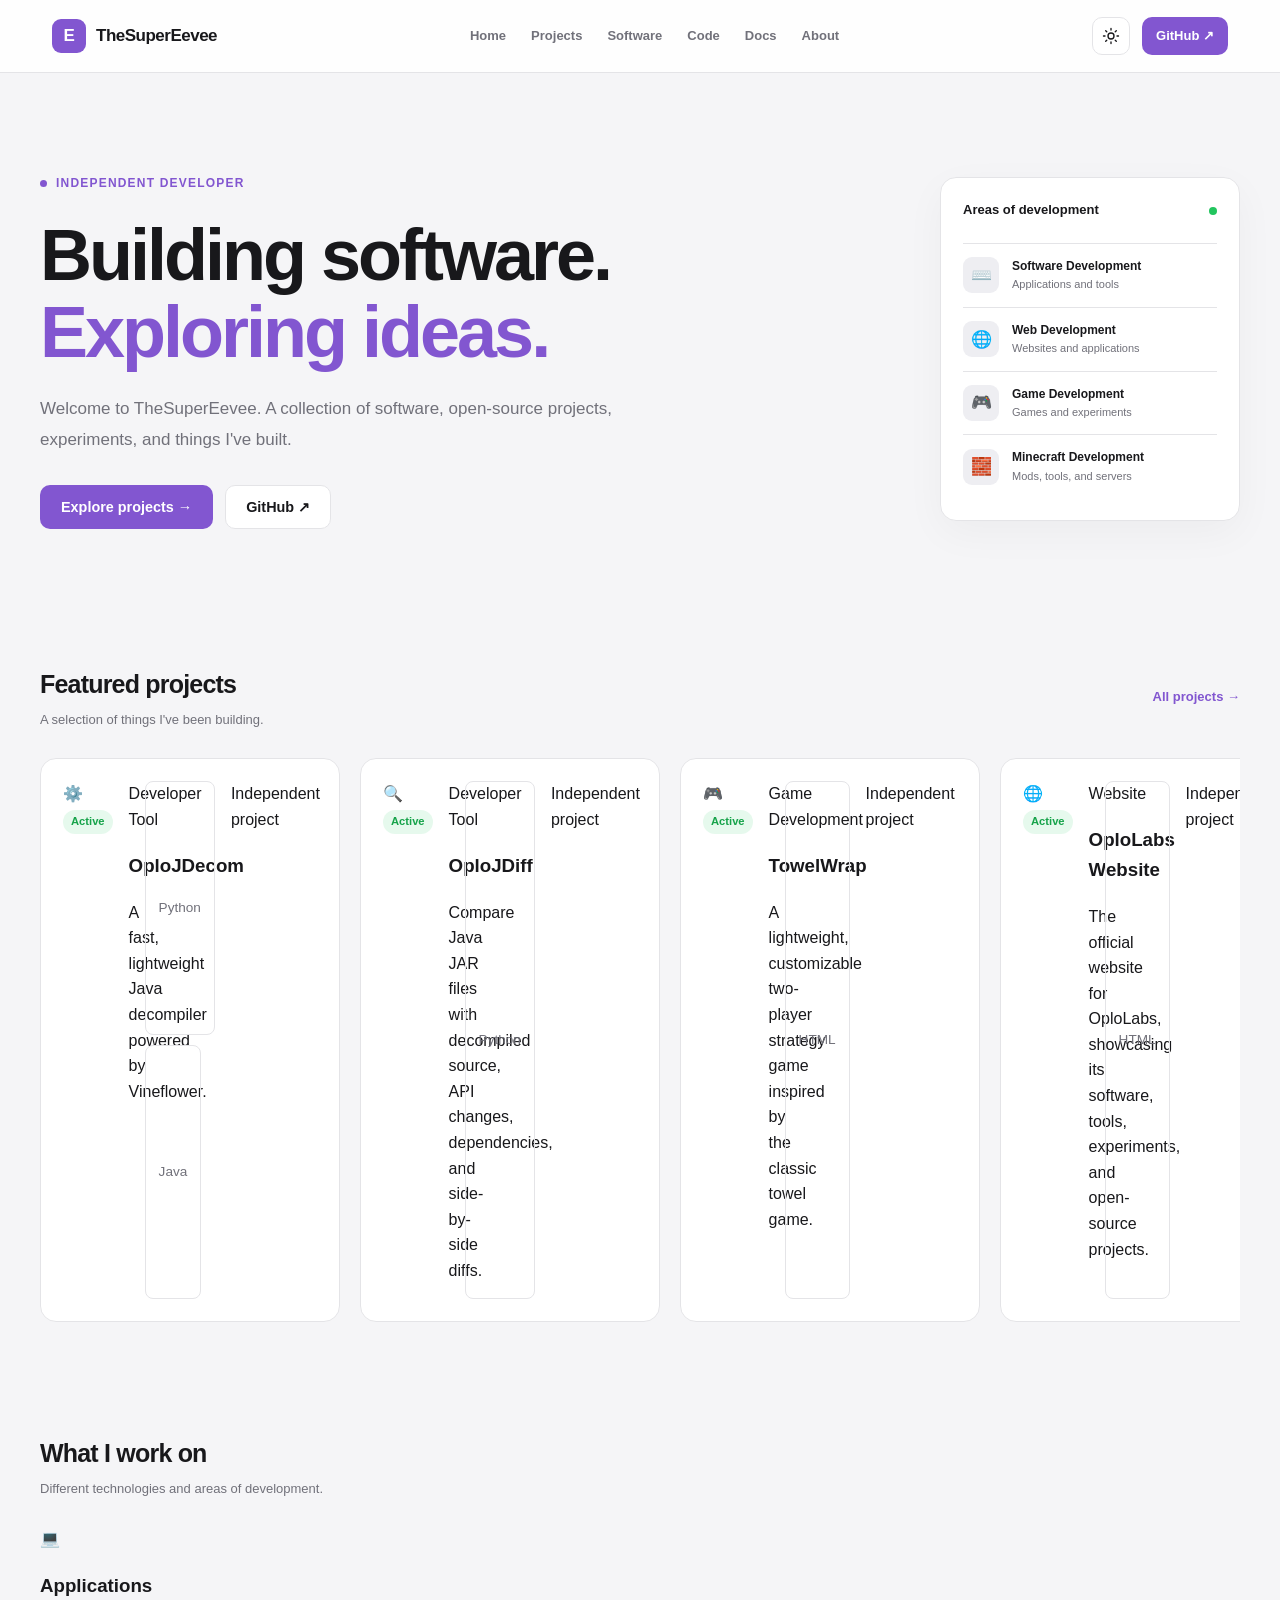
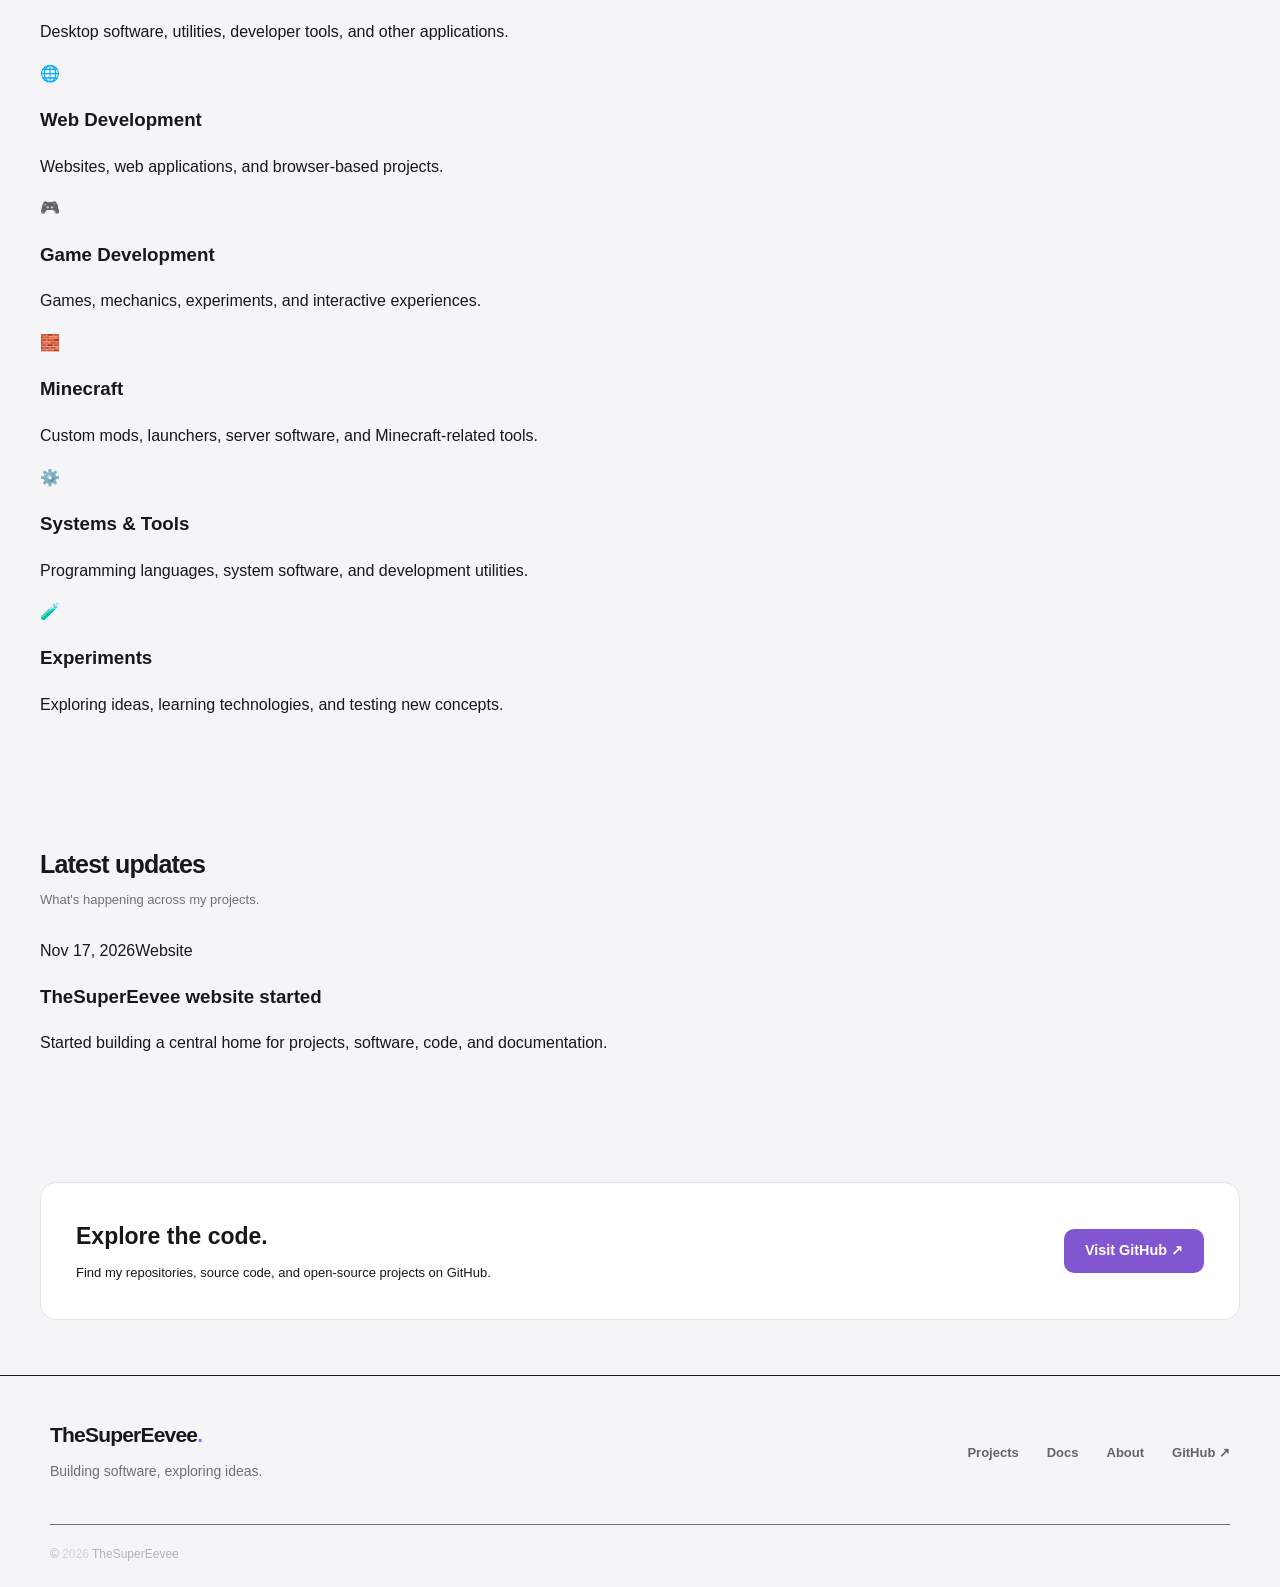
<file: index.html>
<!doctype html>
<html lang="en">
  <head>
    <meta charset="UTF-8" />
    <meta name="viewport" content="width=device-width, initial-scale=1.0" />

    <title>TheSuperEevee — Developer & Projects</title>

    <meta
      name="description"
      content="Explore software, projects, experiments, and open-source development by TheSuperEevee."
    />

    <meta name="theme-color" content="#111217" />

    <meta property="og:title" content="TheSuperEevee" />
    <meta
      property="og:description"
      content="Software, projects, experiments, and open-source development."
    />
    <meta property="og:type" content="website" />

    <script>
      (() => {
        const saved = localStorage.getItem("thesupereevee-theme");

        document.documentElement.dataset.theme =
          saved === "light" || saved === "dark"
            ? saved
            : matchMedia("(prefers-color-scheme: dark)").matches
              ? "dark"
              : "light";
      })();
    </script>

    <link rel="stylesheet" href="css/main.css" />

    <script defer src="js/config.js"></script>
    <script defer src="js/components.js"></script>
    <script defer src="js/theme.js"></script>
    <script defer src="js/github.js"></script>
    <script defer src="js/projects.js"></script>
    <script defer src="js/updates.js"></script>
    <script defer src="js/main.js"></script>
  </head>

  <body>
    <div id="site-header"></div>

    <main>
      <!-- HERO -->

      <section class="hero">
        <div class="container hero-layout">
          <div class="hero-main">
            <div class="hero-label">
              <span class="hero-label-dot"></span>
              INDEPENDENT DEVELOPER
            </div>

            <h1>
              Building software.
              <span>Exploring ideas.</span>
            </h1>

            <p class="hero-description">
              Welcome to TheSuperEevee. A collection of software, open-source
              projects, experiments, and things I've built.
            </p>

            <div class="hero-actions">
              <a href="projects/" class="button button-primary">
                Explore projects →
              </a>

              <a
                href="https://github.com/Thesupereevee1"
                class="button button-secondary"
                target="_blank"
                rel="noopener noreferrer"
              >
                GitHub ↗
              </a>
            </div>
          </div>

          <aside class="hero-panel">
            <div class="panel-heading">
              <strong>Areas of development</strong>
              <span class="panel-indicator"></span>
            </div>

            <div class="panel-item">
              <div class="panel-icon">⌨️</div>
              <div class="panel-item-content">
                <strong>Software Development</strong>
                <span>Applications and tools</span>
              </div>
            </div>

            <div class="panel-item">
              <div class="panel-icon">🌐</div>
              <div class="panel-item-content">
                <strong>Web Development</strong>
                <span>Websites and applications</span>
              </div>
            </div>

            <div class="panel-item">
              <div class="panel-icon">🎮</div>
              <div class="panel-item-content">
                <strong>Game Development</strong>
                <span>Games and experiments</span>
              </div>
            </div>

            <div class="panel-item">
              <div class="panel-icon">🧱</div>
              <div class="panel-item-content">
                <strong>Minecraft Development</strong>
                <span>Mods, tools, and servers</span>
              </div>
            </div>
          </aside>
        </div>
      </section>

      <!-- FEATURED PROJECTS -->

      <section class="section">
        <div class="container">
          <div class="section-heading">
            <div>
              <h2>Featured projects</h2>
              <p class="section-description">
                A selection of things I've been building.
              </p>
            </div>

            <a href="projects/" class="section-link"> All projects → </a>
          </div>

          <div id="featured-projects">
            <p class="empty-state">Loading projects...</p>
          </div>
        </div>
      </section>

      <!-- DEVELOPMENT AREAS -->

      <section class="section">
        <div class="container">
          <div class="section-heading">
            <div>
              <h2>What I work on</h2>
              <p class="section-description">
                Different technologies and areas of development.
              </p>
            </div>
          </div>

          <div class="areas-grid">
            <article class="area-card">
              <div class="area-icon">💻</div>
              <h3>Applications</h3>
              <p>
                Desktop software, utilities, developer tools, and other
                applications.
              </p>
            </article>

            <article class="area-card">
              <div class="area-icon">🌐</div>
              <h3>Web Development</h3>
              <p>Websites, web applications, and browser-based projects.</p>
            </article>

            <article class="area-card">
              <div class="area-icon">🎮</div>
              <h3>Game Development</h3>
              <p>Games, mechanics, experiments, and interactive experiences.</p>
            </article>

            <article class="area-card">
              <div class="area-icon">🧱</div>
              <h3>Minecraft</h3>
              <p>
                Custom mods, launchers, server software, and Minecraft-related
                tools.
              </p>
            </article>

            <article class="area-card">
              <div class="area-icon">⚙️</div>
              <h3>Systems & Tools</h3>
              <p>
                Programming languages, system software, and development
                utilities.
              </p>
            </article>

            <article class="area-card">
              <div class="area-icon">🧪</div>
              <h3>Experiments</h3>
              <p>
                Exploring ideas, learning technologies, and testing new
                concepts.
              </p>
            </article>
          </div>
        </div>
      </section>

      <!-- LATEST UPDATES -->

      <section class="section">
        <div class="container">
          <div class="section-heading">
            <div>
              <h2>Latest updates</h2>
              <p class="section-description">
                What's happening across my projects.
              </p>
            </div>
          </div>

          <div id="latest-updates">
            <p class="empty-state">Loading updates...</p>
          </div>
        </div>
      </section>

      <!-- GITHUB CTA -->

      <section class="section">
        <div class="container">
          <div class="github-banner">
            <div>
              <h2>Explore the code.</h2>
              <p>
                Find my repositories, source code, and open-source projects on
                GitHub.
              </p>
            </div>

            <a
              href="https://github.com/Thesupereevee1"
              target="_blank"
              rel="noopener noreferrer"
              class="button button-primary"
            >
              Visit GitHub ↗
            </a>
          </div>
        </div>
      </section>
    </main>

    <div id="site-footer"></div>
  </body>
</html>
</file>
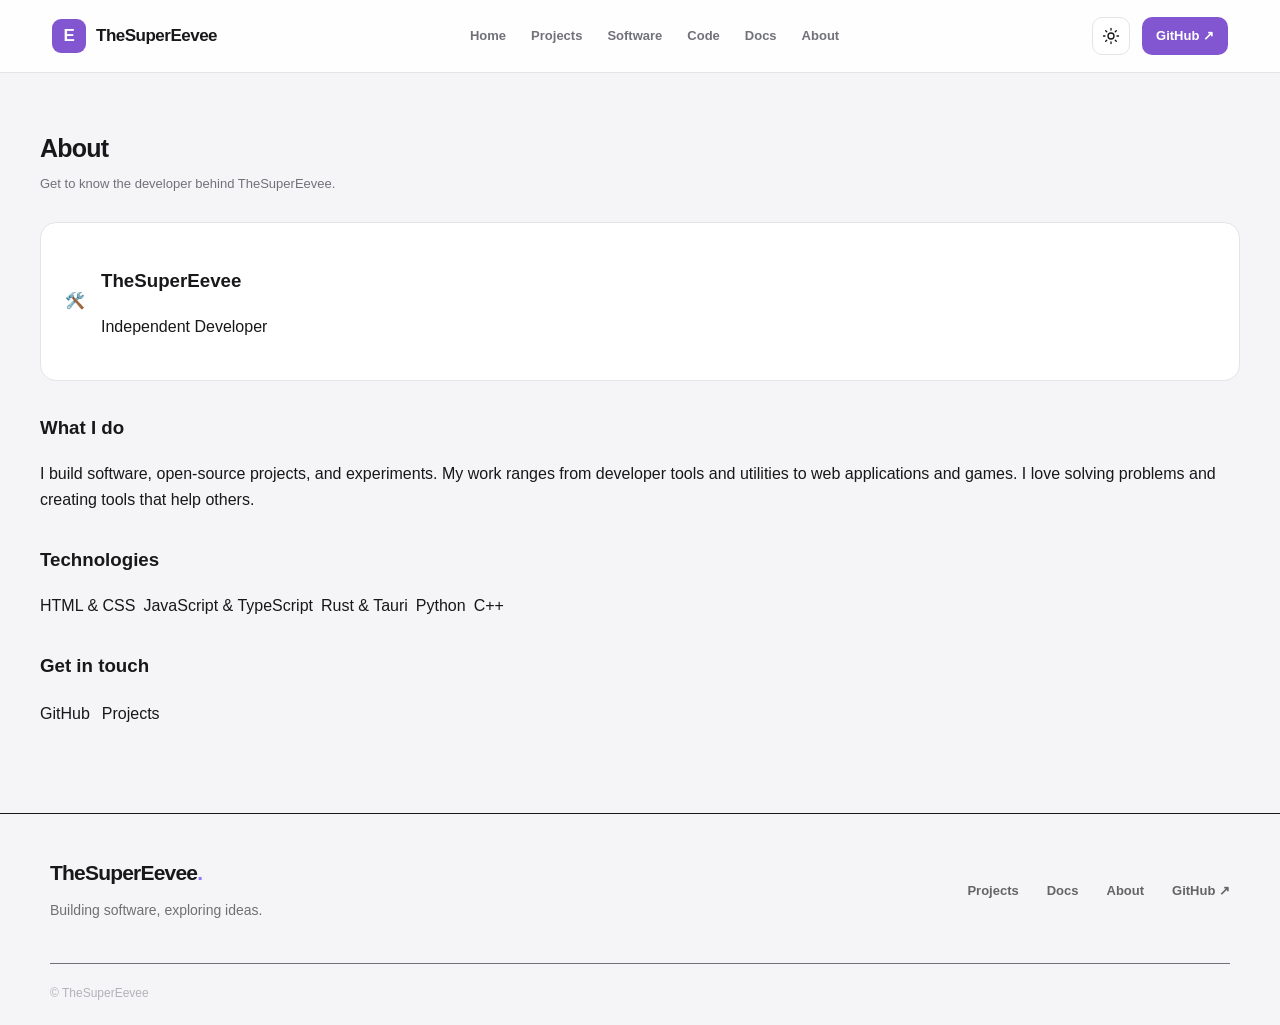
<file: about/index.html>
<!doctype html>
<html lang="en">
  <head>
    <meta charset="UTF-8" />
    <meta name="viewport" content="width=device-width, initial-scale=1.0" />
    <title>TheSuperEevee — About</title>

    <meta
      name="description"
      content="Learn about TheSuperEevee developer and their work."
    />

    <meta name="theme-color" content="#111217" />

    <script>
      (() => {
        const saved = localStorage.getItem("thesupereevee-theme");

        document.documentElement.dataset.theme =
          saved === "light" || saved === "dark"
            ? saved
            : matchMedia("(prefers-color-scheme: dark)").matches
              ? "dark"
              : "light";
      })();
    </script>

    <link rel="stylesheet" href="../css/main.css" />
    <link rel="stylesheet" href="../css/pages.css" />

    <script defer src="../js/config.js"></script>
    <script defer src="../js/components.js"></script>
    <script defer src="../js/theme.js"></script>
  </head>

  <body>
    <div id="site-header"></div>

    <main>
      <section class="section">
        <div class="container">
          <div class="section-heading">
            <div>
              <h2>About</h2>
              <p class="section-description">
                Get to know the developer behind TheSuperEevee.
              </p>
            </div>
          </div>

          <div id="about-content" class="about-content">
            <!-- Content loaded by JavaScript -->
          </div>
        </div>
      </section>
    </main>

    <div id="site-footer"></div>

    <script>
      async function initializeAboutPage() {
        // Load shared components.
        await loadComponents();

        // About content - developer profile.
        const aboutHtml = `
          <div class="about-profile">
            <div class="about-avatar">
              <span class="avatar-icon">🛠️</span>
            </div>
            <div class="about-details">
              <h3 class="about-name">TheSuperEevee</h3>
              <p class="about-tagline">Independent Developer</p>
            </div>
          </div>

          <div class="about-section">
            <h3>What I do</h3>
            <p>
              I build software, open-source projects, and experiments. My work
              ranges from developer tools and utilities to web applications and
              games. I love solving problems and creating tools that help others.
            </p>
          </div>

          <div class="about-section">
            <h3>Technologies</h3>
            <div class="about-technologies">
              <span>HTML & CSS</span>
              <span>JavaScript & TypeScript</span>
              <span>Rust & Tauri</span>
              <span>Python</span>
              <span>C++</span>
            </div>
          </div>

          <div class="about-section">
            <h3>Get in touch</h3>
            <div class="about-contact">
              <a
                href="https://github.com/Thesupereevee1"
                class="contact-link"
                target="_blank"
                rel="noopener noreferrer"
              >
                GitHub
              </a>
              <a
                href="https://github.com/Thesupereevee1"
                class="contact-link"
                target="_blank"
                rel="noopener noreferrer"
              >
                Projects
              </a>
            </div>
          </div>
        `;

        document.getElementById("about-content").innerHTML = aboutHtml;

        // Initialize Lucide icons after content is inserted
        if (window.lucide) {
          setTimeout(() => {
            lucide.createIcons();
          }, 100);
        }
      }

      document.addEventListener("DOMContentLoaded", initializeAboutPage);
    </script>
  </body>
</html>
</file>
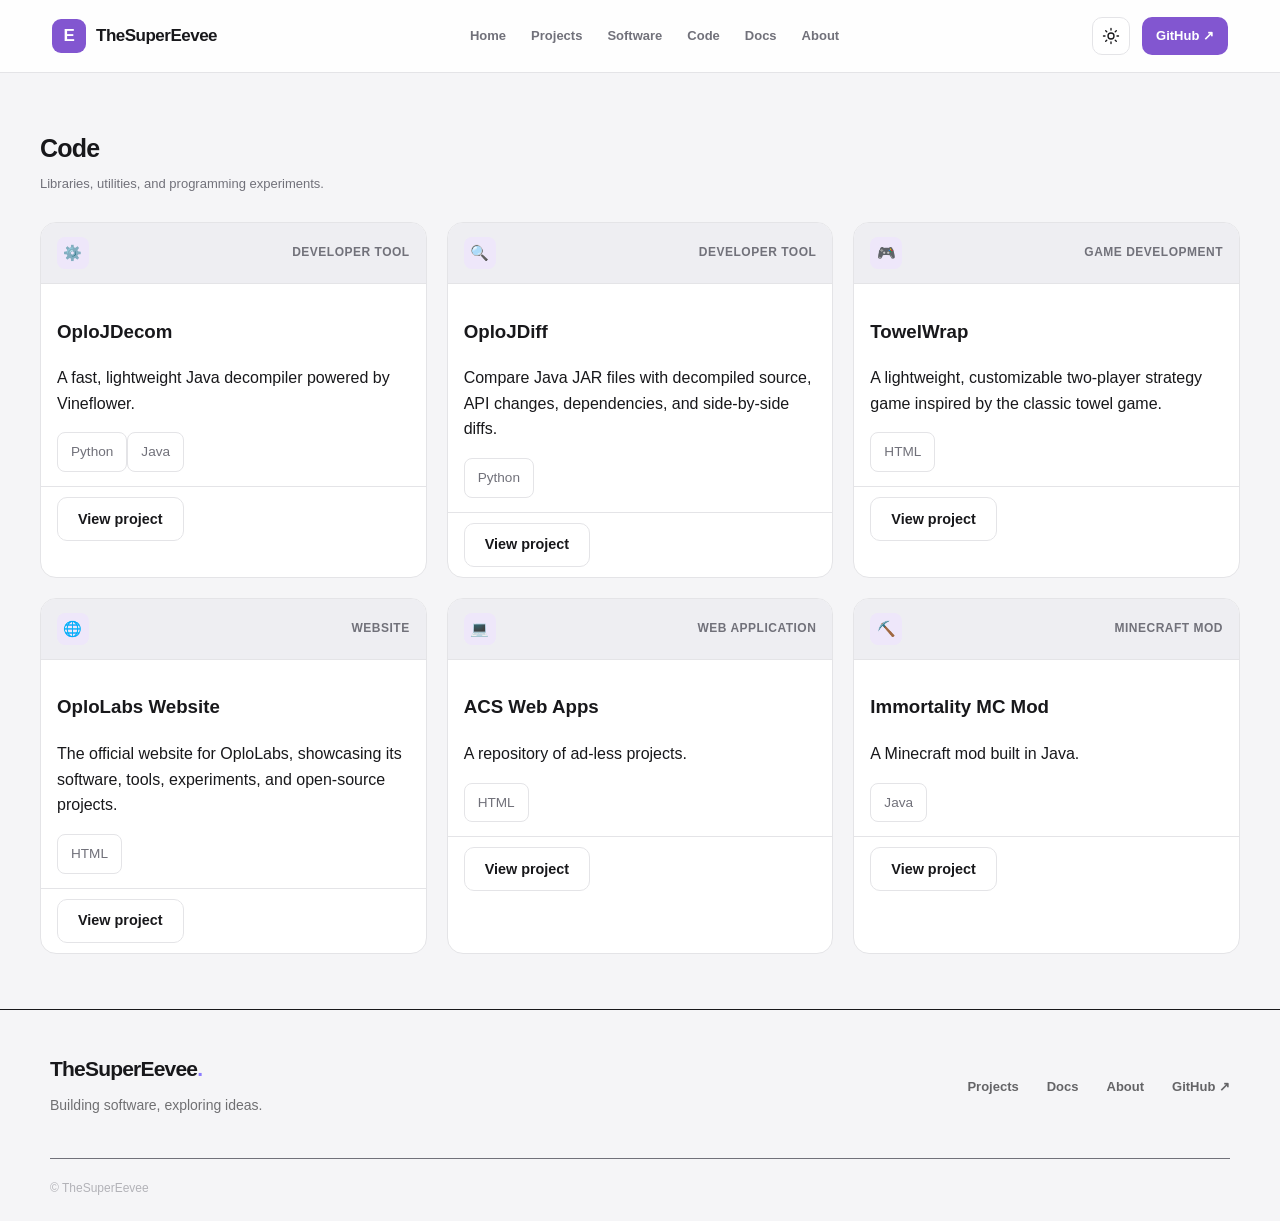
<file: code/index.html>
<!doctype html>
<html lang="en">
  <head>
    <meta charset="UTF-8" />
    <meta name="viewport" content="width=device-width, initial-scale=1.0" />
    <title>TheSuperEevee — Code</title>

    <meta
      name="description"
      content="Explore code, libraries, and experiments by TheSuperEevee."
    />

    <meta name="theme-color" content="#111217" />

    <script>
      (() => {
        const saved = localStorage.getItem("thesupereevee-theme");

        document.documentElement.dataset.theme =
          saved === "light" || saved === "dark"
            ? saved
            : matchMedia("(prefers-color-scheme: dark)").matches
              ? "dark"
              : "light";
      })();
    </script>

    <link rel="stylesheet" href="../css/main.css" />
    <link rel="stylesheet" href="../css/pages.css" />

    <script defer src="../js/config.js"></script>
    <script defer src="../js/components.js"></script>
    <script defer src="../js/theme.js"></script>
  </head>

  <body>
    <div id="site-header"></div>

    <main>
      <section class="section">
        <div class="container">
          <div class="section-heading">
            <div>
              <h2>Code</h2>
              <p class="section-description">
                Libraries, utilities, and programming experiments.
              </p>
            </div>
          </div>

          <div id="code-list" class="code-grid">
            <p class="empty-state">Loading code...</p>
          </div>
        </div>
      </section>
    </main>

    <div id="site-footer"></div>

    <script>
      async function initializeCodePage() {
        // Load shared components.
        await loadComponents();

        // Load projects data and render as code listings.
        const response = await fetch(siteUrl("data/projects.json"));

        if (!response.ok) {
          document.getElementById("code-list").innerHTML =
            "<p class='load-error'>Unable to load code data.</p>";
          return;
        }

        const data = await response.json();
        renderCode(data.projects);
      }

      function renderCode(projects) {
        const container = document.getElementById("code-list");

        if (!projects || projects.length === 0) {
          container.innerHTML =
            "<p class='empty-state'>No code projects available yet.</p>";
          return;
        }

        container.replaceChildren();

        // Filter to show libraries, utilities, and experiments (not applications)
        const codeProjects = projects.filter(
          (p) =>
            p.id !== "eevee-launcher" &&
            p.id !== "mod-manager" &&
            p.id !== "oplo-decompiler" &&
            p.category !== "Application" ||
            ["config-manager", "oplo-website"].includes(p.id)
        );

        if (codeProjects.length === 0) {
          container.innerHTML =
            "<p class='empty-state'>No code projects available yet.</p>";
          return;
        }

        codeProjects.forEach((project) => {
          const card = document.createElement("article");
          card.className = "code-card";

          // Determine the project ID to link to
          const projectId = project.id;
          const projectUrl = siteUrl(`projects/project.html?id=${projectId}`);

          card.innerHTML = `
            <div class="code-card-header">
              <span class="code-icon">${project.icon || "📦"}</span>
              <span class="code-category">${project.category || "Code"}</span>
            </div>

            <div class="code-card-content">
              <h3 class="code-card-title">${project.name}</h3>
              <p class="code-card-description">${project.description}</p>

              ${Array.isArray(project.technologies)
                ? project.technologies
                    .slice(0, 3)
                    .map((tech) => `<span class="technology-tag">${tech}</span>`)
                    .join("")
                : ""}
            </div>

            <div class="code-card-footer">
              <a href="${projectUrl}" class="button button-secondary" target="_self" rel="noopener noreferrer">
                View project
              </a>
              ${project.github
                ? `<a
                    href="${project.github}"
                    class="button button-secondary code-link"
                    target="_blank"
                    rel="noopener noreferrer"
                  >
                    View on GitHub
                  </a>`
                : ""}
            </div>
          `;

          container.appendChild(card);
        });

        // Initialize Lucide icons after cards are created
        if (window.lucide) {
          lucide.createIcons();
        }
      }

      document.addEventListener("DOMContentLoaded", initializeCodePage);
    </script>
  </body>
</html>
</file>
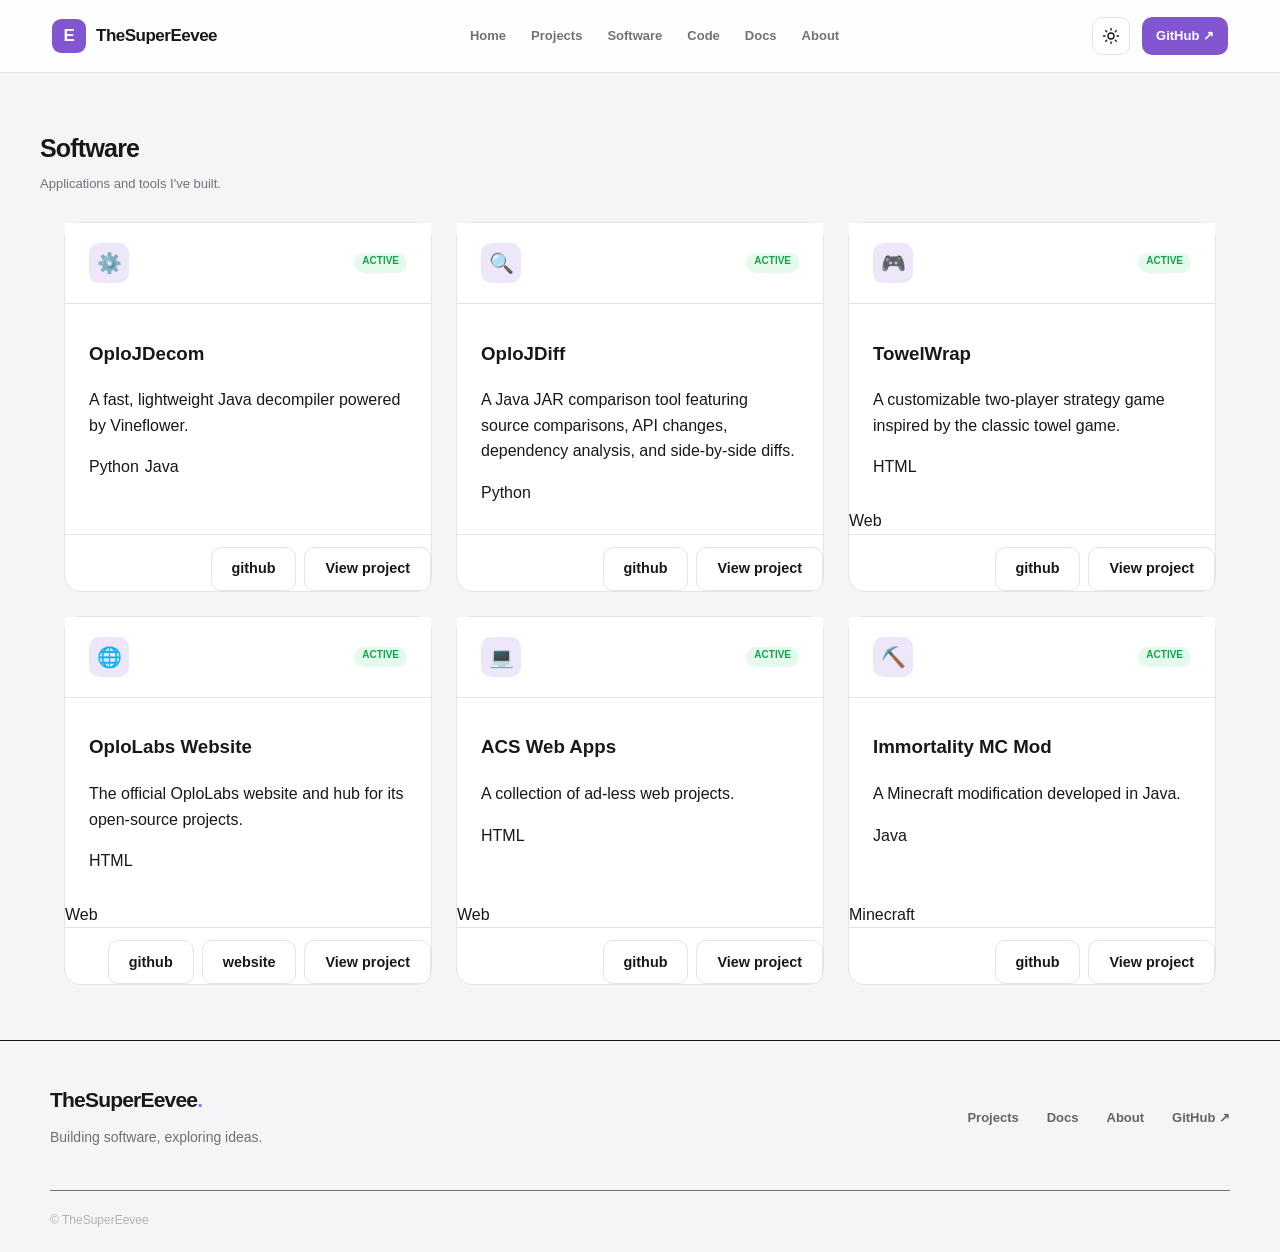
<file: software/index.html>
<!doctype html>
<html lang="en">
  <head>
    <meta charset="UTF-8" />
    <meta name="viewport" content="width=device-width, initial-scale=1.0" />
    <title>TheSuperEevee — Software</title>

    <meta
      name="description"
      content="Explore software and applications by TheSuperEevee."
    />

    <meta name="theme-color" content="#111217" />

    <script>
      (() => {
        const saved = localStorage.getItem("thesupereevee-theme");

        document.documentElement.dataset.theme =
          saved === "light" || saved === "dark"
            ? saved
            : matchMedia("(prefers-color-scheme: dark)").matches
              ? "dark"
              : "light";
      })();
    </script>

    <link rel="stylesheet" href="../css/main.css" />
    <link rel="stylesheet" href="../css/pages.css" />

    <script defer src="../js/config.js"></script>
    <script defer src="../js/components.js"></script>
    <script defer src="../js/theme.js"></script>
  </head>

  <body>
    <div id="site-header"></div>

    <main>
      <section class="section">
        <div class="container">
          <div class="section-heading">
            <div>
              <h2>Software</h2>
              <p class="section-description">
                Applications and tools I've built.
              </p>
            </div>
          </div>

          <div id="software-list" class="software-grid">
            <p class="empty-state">Loading software...</p>
          </div>
        </div>
      </section>
    </main>

    <div id="site-footer"></div>

    <script>
      async function initializeSoftwarePage() {
        // Load shared components.
        await loadComponents();

        // Load software data and render.
        const response = await fetch(siteUrl("data/software.json"));

        if (!response.ok) {
          document.getElementById("software-list").innerHTML =
            "<p class='load-error'>Unable to load software data.</p>";
          return;
        }

        const data = await response.json();
        renderSoftware(data.software);
      }

      function renderSoftware(software) {
        const container = document.getElementById("software-list");

        if (!software || software.length === 0) {
          container.innerHTML =
            "<p class='empty-state'>No software available yet.</p>";
          return;
        }

        container.replaceChildren();

        software.forEach((item) => {
          const statusClass =
            "status-" + (item.status || "unknown").toLowerCase().replace(/[^a-z0-9]+/g, "-");

          // Determine the project ID to link to (matches projects.json id field)
          const projectId = item.id || item.name.toLowerCase().replace(/[^a-z0-9]+/g, "-");
          const projectUrl = siteUrl(`projects/project.html?id=${projectId}`);

          const platformsHTML =
            item.platforms && item.platforms.length > 0
              ? `<div class="software-platforms">
                  ${item.platforms
                    .map(
                      (platform) =>
                        `<span class="software-platform-tag">${platform}</span>`
                    )
                    .join("")}
                </div>`
              : "";

          const versionHTML = item.version
            ? `<div class="software-version">v${item.version}</div>`
            : "";

          const techHTML = Array.isArray(item.technologies) && item.technologies.length > 0
            ? `<div class="software-tech-tags">
                ${item.technologies
                  .map(
                    (tech) =>
                      `<span class="software-tech-tag">${tech}</span>`
                  )
                  .join("")}
                </div>`
            : "";

          const linkHTML = item.links
            ? Object.entries(item.links)
                .map(
                  ([key, url]) => {
                    const linkDef = item.links[key];
                    const isPrimary = linkDef && linkDef.type === "primary";
                    return `<a href="${url}" class="button ${
                      isPrimary ? "button-primary" : "button-secondary"
                    }" target="_blank" rel="noopener noreferrer">
                      ${linkDef?.name || key}</a>`;
                  },
                )
                .join("")
            : "";

          const card = document.createElement("article");
          card.className = "software-card";

          card.innerHTML = `
            <div class="software-card-header">
              <span class="software-icon">${item.icon || "📦"}</span>
              <span class="software-status ${statusClass}">${item.status || "Unknown"}</span>
            </div>

            <div class="software-card-content">
              <h3 class="software-card-title">${item.name}</h3>
              <p class="software-card-description">${item.description}</p>

              ${versionHTML}

              ${techHTML}
            </div>

            ${platformsHTML}

            <div class="software-card-footer">
              ${linkHTML}
              <a href="${projectUrl}" class="button button-secondary" target="_self" rel="noopener noreferrer">
                View project
              </a>
            </div>
          `;

          container.appendChild(card);
        });

        // Initialize Lucide icons after cards are created
        if (window.lucide) {
          lucide.createIcons();
        }
      }

      document.addEventListener("DOMContentLoaded", initializeSoftwarePage);
    </script>
  </body>
</html>
</file>
<file: css/main.css>
@import url("./variables.css");
@import url("./reset.css");
@import url("./components.css");
@import url("./pages.css");
.container {
  width: min(var(--content-width), calc(100% - 48px));
  margin-inline: auto;
}
.site-loaded {
  animation: site-enter 250ms ease both;
}
@keyframes site-enter {
  from {
    opacity: 0;
  }
  to {
    opacity: 1;
  }
}
@media (prefers-reduced-motion: reduce) {
  *,
  *::before,
  *::after {
    scroll-behavior: auto !important;
    animation-duration: 0.01ms !important;
    transition-duration: 0.01ms !important;
  }
}
.project-card {
  color: var(--text);
  text-decoration: none;
  cursor: pointer;
}
.project-card:focus-visible {
  outline: 2px solid;
  outline-offset: 4px;
}
.site-footer {
  --footer-border: var(--border-color, rgba(128, 128, 128, 0.18));
  width: 100%;
  background: var(--background, #111217);
  border-top: 1px solid;
  flex-shrink: 0;
  margin-top: auto;
}
.footer-inner {
  width: min(1180px, calc(100% - 48px));
  margin: 0 auto;
  padding: 42px 0 22px;
}
.footer-main {
  display: flex;
  align-items: flex-start;
  justify-content: space-between;
  gap: 40px;
  padding-bottom: 36px;
}
.footer-brand {
  display: flex;
  flex-direction: column;
  gap: 9px;
}
.footer-brand strong {
  font-size: 21px;
  font-weight: 800;
  letter-spacing: -0.8px;
  color: var(--text-color, inherit);
}
.footer-brand strong span {
  color: var(--theme-color, #8b7cff);
}
.footer-brand p {
  margin: 0;
  font-size: 14px;
  line-height: 1.6;
  color: var(--text-color, inherit);
  opacity: 0.6;
}
.footer-links {
  display: flex;
  align-items: center;
  flex-wrap: wrap;
  gap: 28px;
}
.footer-links a {
  position: relative;
  color: var(--text-color, inherit);
  font-size: 13px;
  font-weight: 600;
  text-decoration: none;
  opacity: 0.65;
  transition:
    opacity 180ms ease,
    color 180ms ease;
}
.footer-links a:hover {
  opacity: 1;
  color: var(--theme-color, #8b7cff);
}
.footer-links a span {
  display: inline-block;
  transition: transform 180ms ease;
}
.footer-links a:hover span {
  transform: translate(2px, -2px);
}
.footer-bottom {
  display: flex;
  align-items: center;
  justify-content: space-between;
  flex-wrap: wrap;
  gap: 12px;
  padding-top: 20px;
  border-top: 1px solid;
}
.footer-bottom span {
  color: var(--text-color, inherit);
  font-size: 12px;
  opacity: 0.5;
}
@media (max-width: 650px) {
  .footer-inner {
    width: calc(100% - 36px);
    padding: 32px 0 20px;
  }
  .footer-main {
    flex-direction: column;
    gap: 26px;
    padding-bottom: 28px;
  }
  .footer-links {
    gap: 20px;
  }
  .footer-bottom {
    align-items: flex-start;
    flex-direction: column;
    gap: 9px;
  }
}
@media (prefers-reduced-motion: reduce) {
  .footer-links a,
  .footer-links a span {
    transition: none;
  }
}
html,
body {
  min-height: 100%;
}
body {
  min-height: 100vh;
  min-height: 100dvh;
  display: flex;
  flex-direction: column;
}
main,
.docs-main {
  flex: 1 0 auto;
  width: 100%;
}
</file>
<file: css/pages.css>
﻿@keyframes project-carousel-scroll {
  0% {
    transform: translateX(0);
  }
  to {
    transform: translateX(-50%);
  }
}
@keyframes project-spinner {
  to {
    transform: rotate(360deg);
  }
}
.hero {
  position: relative;
  overflow: hidden;
  padding: 96px 0 80px;
}
.hero-layout {
  display: grid;
  grid-template-columns: 1fr 300px;
  align-items: center;
  gap: 60px;
}
.hero-label {
  display: inline-flex;
  align-items: center;
  gap: 9px;
  color: var(--accent);
  font-size: 12px;
  font-weight: 750;
  letter-spacing: 1.2px;
  text-transform: uppercase;
}
.hero-label-dot {
  width: 7px;
  height: 7px;
  border-radius: 50%;
  background: var(--accent);
}
.hero h1 {
  max-width: 800px;
  margin: 22px 0;
  font-size: clamp(42px, 6vw, 72px);
  line-height: 1.08;
  letter-spacing: -3px;
}
.hero h1 span {
  color: var(--accent);
}
.hero-description {
  max-width: 600px;
  color: var(--text-secondary);
  font-size: 17px;
  line-height: 1.8;
}
.hero-actions {
  display: flex;
  flex-wrap: wrap;
  gap: 12px;
  margin-top: 30px;
}
.button {
  display: inline-flex;
  align-items: center;
  justify-content: center;
  padding: 11px 18px;
  border: 1px solid var(--border);
  border-radius: var(--radius-medium);
  font-size: 14px;
  font-weight: 650;
  transition:
    background var(--transition),
    border-color var(--transition),
    transform var(--transition);
}
.button:hover {
  transform: translateY(-2px);
}
.button-primary {
  border-color: var(--accent);
}
.button-primary:hover {
  background: var(--accent-hover);
}
.button-secondary:hover {
  background: var(--surface-secondary);
}
.hero-panel {
  padding: 22px;
  background: var(--surface);
  border: 1px solid var(--border);
  border-radius: var(--radius-large);
  box-shadow: 0 12px 40px rgba(0, 0, 0, 0.04);
}
.panel-heading {
  display: flex;
  align-items: center;
  justify-content: space-between;
  margin-bottom: 22px;
}
.panel-heading strong {
  font-size: 13px;
}
.panel-indicator {
  width: 8px;
  height: 8px;
  background: #22c55e;
  border-radius: 50%;
}
.panel-item {
  display: flex;
  align-items: center;
  gap: 13px;
  padding: 13px 0;
  border-top: 1px solid var(--border);
}
.panel-icon {
  width: 36px;
  height: 36px;
  display: grid;
  place-items: center;
  background: var(--surface-secondary);
  border-radius: 9px;
  font-size: 17px;
}
.panel-item-content {
  min-width: 0;
}
.panel-item-content strong {
  display: block;
  font-size: 12px;
}
.panel-item-content span {
  display: block;
  color: var(--text-secondary);
  font-size: 11px;
}
.section {
  padding: 55px 0;
}
.section-heading {
  display: flex;
  justify-content: space-between;
  align-items: center;
  gap: 20px;
  margin-bottom: 27px;
}
.section-heading h2 {
  margin: 0;
  font-size: 25px;
  letter-spacing: -0.8px;
}
.section-description {
  margin: 6px 0 0;
  color: var(--text-secondary);
  font-size: 13px;
}
.section-link {
  color: var(--accent);
  font-size: 13px;
  font-weight: 650;
}
.section-link:hover {
  text-decoration: underline;
}
.projects-grid {
  grid-template-columns: repeat(auto-fill, minmax(min(100%, 310px), 1fr));
  gap: 18px;
}
.project-card {
  position: relative;
  display: flex;
  gap: 16px;
  min-width: 0;
  padding: 22px;
  color: var(--text);
  text-decoration: none;
  background: var(--surface);
  border: 1px solid var(--border);
  border-radius: var(--radius-large);
  transition:
    transform 180ms ease,
    border-color 180ms ease,
    background 180ms ease,
    box-shadow 180ms ease;
}
.projects-grid .project-card:hover {
  transform: translateY(-3px);
  border-color: var(--accent);
  }
.project-card-icon {
  display: grid;
  place-items: center;
  flex-shrink: 0;
  width: 48px;
  height: 48px;
  font-size: 1.5rem;
  background: var(--accent-subtle);
  border-radius: 12px;
}
.project-card-content {
  flex: 1;
  min-width: 0;
}
.project-card-heading {
  display: flex;
  flex-wrap: wrap;
  align-items: center;
  gap: 8px;
  margin-bottom: 8px;
}
.project-card-heading h3 {
  margin: 0;
  font-size: 1rem;
  font-weight: 650;
}
.project-card-description {
  margin: 0 0 15px;
  color: var(--text-secondary);
  font-size: 0.88rem;
  line-height: 1.6;
}
.project-status {
  display: inline-flex;
  align-items: center;
  padding: 3px 8px;
  color: var(--text-secondary);
  font-size: 0.7rem;
  font-weight: 650;
  background: var(--surface-secondary);
  border-radius: 20px;
}
.project-status.status-active {
  color: #16a34a;
  background: rgba(34, 197, 94, 0.11);
}
.project-status.status-in-development {
  color: #ca8a04;
  background: rgba(234, 179, 8, 0.12);
}
.project-status.status-completed {
  color: #3b82f6;
  background: rgba(59, 130, 246, 0.12);
}
.project-status.status-archived {
  color: var(--text-secondary);
}
.project-card-technologies {
  display: flex;
  flex-wrap: wrap;
  gap: 6px;
}
.project-card-technologies .technology-tag {
  padding: 4px 8px;
  color: var(--text-secondary);
  font-size: 0.72rem;
  background: var(--surface-secondary);
  border: 1px solid var(--border);
  border-radius: 6px;
}
.project-card-arrow {
  position: absolute;
  top: 22px;
  right: 20px;
  width: 17px;
  height: 17px;
  color: var(--text-secondary);
  opacity: 0;
  transition: opacity 180ms ease;
}
.project-card:hover .project-card-arrow {
  opacity: 1;
}
.projects-empty,
.projects-error,
.projects-loading {
  padding: 65px 20px;
  color: var(--text-secondary);
  text-align: center;
}
.projects-empty i {
  width: 32px;
  height: 32px;
  margin-bottom: 15px;
}
.projects-empty h3 {
  margin: 0 0 8px;
  color: var(--text);
}
.projects-empty p {
  margin-bottom: 20px;
}
@media (max-width: 600px) {
  .projects-page {
    padding-top: 40px;
    padding-bottom: 70px;
  }
  .projects-toolbar {
    flex-direction: column;
  }
  .projects-toolbar select {
    width: 100%;
  }
  .projects-results-header {
    align-items: flex-start;
    flex-direction: column;
    gap: 6px;
  }
}
@media (prefers-reduced-motion: reduce) {
  .project-card-arrow,
  .projects-grid .project-card {
    transition: none;
  }
}
.about-profile {
  display: flex;
  align-items: center;
  gap: 16px;
  padding: 24px;
  background: var(--surface);
  border: 1px solid var(--border);
  border-radius: var(--radius-large);
}
.about-profile,
.about-section {
  margin-bottom: 32px;
}
.about-contact,
.about-technologies {
  display: flex;
  flex-wrap: wrap;
  gap: 8px;
}
.about-contact {
  gap: 12px;
  margin-top: 20px;
}
.docs-intro {
  margin-bottom: 40px;
}
.docs-guides {
  display: grid;
  grid-template-columns: repeat(auto-fill, minmin(100%, 300px), 1fr);
  gap: 24px;
}
.docs-project-overview {
  margin-top: 40px;
}
.code-grid {
  display: grid;
  grid-template-columns: repeat(auto-fill, minmax(min(100%, 300px), 1fr));
  gap: 20px;
}
.code-card {
  display: flex;
  flex-direction: column;
  text-decoration: none;
  cursor: pointer;
  background: var(--surface);
  border: 1px solid var(--border);
  border-radius: var(--radius-large);
  overflow: hidden;
  transition:
    transform 180ms ease,
    border-color 180ms ease;
}
.code-card-header {
  display: flex;
  align-items: center;
  justify-content: space-between;
  padding: 14px 16px;
  border-bottom: 1px solid var(--border);
  background: var(--surface-secondary);
  font-size: 12px;
  text-transform: uppercase;
  letter-spacing: 0.5px;
}
.code-icon {
  width: 32px;
  height: 32px;
  display: grid;
  place-items: center;
  background: var(--accent-subtle);
  border-radius: 8px;
  font-size: 15px;
  color: var(--accent);
}
.code-category {
  color: var(--text-secondary);
  font-weight: 650;
  text-transform: uppercase;
  letter-spacing: 0.5px;
}
.code-card-content {
  padding: 14px 16px;
}
.code-card-footer {
  padding: 10px 16px;
  border-top: 1px solid var(--border);
}
.code-card:hover {
  transform: translateY(-2px);
  border-color: var(--accent);
}
.software-grid {
  display: grid;
  grid-template-columns: repeat(auto-fill, minmax(min(100%, 360px), 1fr));
  gap: 24px;
  margin: 0 auto;
  max-width: calc(var(--content-width) - 48px);
}
.software-card,
.software-card-header {
  display: flex;
  background: var(--surface);
}
.software-card {
  flex-direction: column;
  height: 100%;
  text-decoration: none;
  cursor: pointer;
  border: 1px solid var(--border);
  border-radius: var(--radius-large);
  transition:
    transform 180ms ease,
    border-color 180ms ease;
}
.software-card-header {
  align-items: center;
  justify-content: space-between;
  padding: 20px 24px;
  margin-bottom: 16px;
  border-bottom: 1px solid var(--border);
}
.software-icon {
  width: 40px;
  height: 40px;
  display: grid;
  place-items: center;
  background: var(--accent-subtle);
  border-radius: 10px;
  font-size: 20px;
  color: var(--accent);
}
.software-status {
  padding: 0 8px 4px;
  background: var(--surface-secondary);
  border-radius: 12px;
  color: var(--text-secondary);
  font-size: 10px;
  font-weight: 650;
  text-transform: uppercase;
}
.status-active {
  color: #16a34a;
  background: rgba(34, 197, 94, 0.11);
}
.status-in-development {
  color: #ca8a04;
  background: rgba(234, 179, 8, 0.12);
}
.status-completed {
  color: #3b82f6;
  background: rgba(59, 130, 246, 0.12);
}
.status-archived {
  color: var(--text-secondary);
}
.software-card-content {
  flex: 1;
  padding: 0 24px 20px;
}
.software-version {
  margin: 8px 0 12px;
  color: var(--text-secondary);
  font-size: 11px;
  border-top: 1px solid var(--border);
  padding-top: 8px;
}
.software-platforms,
.software-tech-tags {
  display: flex;
  flex-wrap: wrap;
  gap: 6px;
  margin-top: 8px;
}
.software-card-footer {
  display: flex;
  justify-content: flex-end;
  gap: 8px;
  margin-top: auto;
  padding-top: 12px;
  border-top: 1px solid var(--border);
}
.software-card:hover {
  transform: translateY(-2px);
  border-color: var(--accent);
}
.empty-state,
.load-error {
  padding: 25px;
  background: var(--surface);
  border: 1px solid var(--border);
  border-radius: var(--radius-medium);
  color: var(--text-secondary);
  font-size: 13px;
  text-align: center;
}
@media (max-width: 850px) {
  .hero-layout {
    grid-template-columns: 1fr;
    gap: 35px;
  }
  .hero-panel {
    max-width: 500px;
  }
  .areas-grid {
    grid-template-columns: repeat(2, minmax(0, 1fr));
  }
}
@media (max-width: 600px) {
  .hero {
    padding: 75px 0 60px;
  }
  .hero h1 {
    letter-spacing: -2px;
  }
  .hero-description {
    font-size: 15px;
  }
  .areas-grid,
  .projects-grid {
    grid-template-columns: 1fr;
  }
  .section {
    padding: 35px 0;
  }
  .section-heading h2 {
    font-size: 21px;
  }
}
.github-banner {
  display: flex;
  align-items: center;
  justify-content: space-between;
  gap: 30px;
  padding: 35px;
  background: var(--surface);
  border: 1px solid var(--border);
  border-radius: var(--radius-large);
}
.github-banner h2 {
  margin: 0 0 8px;
  font-size: 23px;
}
.github-banner p {
  margin: 0;
  font-size: 13px;
}
@media (max-width: 600px) {
  .github-banner {
    align-items: flex-start;
    flex-direction: column;
  }
}
.project-carousel {
  width: 100%;
  overflow-x: clip;
  overflow-y: visible;
  position: relative;
}
.project-carousel-track {
  display: flex;
  width: max-content;
  animation: project-carousel-scroll var(--carousel-duration, 30s) linear
    infinite;
  will-change: transform;
}
.project-carousel-group {
  display: flex;
  flex: 0 0 auto;
  align-items: stretch;
  gap: 20px;
  padding-right: 20px;
}
.project-carousel .project-card {
  flex: 0 0 300px;
  width: 300px;
  min-width: 0;
}
.project-carousel:focus-within .project-carousel-track,
.project-carousel:hover .project-carousel-track {
  animation-play-state: paused;
}
@media (max-width: 600px) {
  .project-carousel .project-card {
    flex-basis: 260px;
    width: 260px;
  }
}
@media (prefers-reduced-motion: reduce) {
  .project-carousel {
    overflow-x: auto;
  }
  .project-carousel-track {
    animation: none;
    transform: none;
  }
  .project-carousel-group[aria-hidden="true"] {
    display: none;
  }
}
.project-detail-page {
  min-height: 70vh;
  padding: 48px 24px 100px;
}
.project-detail-container {
  width: 100%;
  max-width: 1000px;
  margin: 0 auto;
}
.project-back-link,
.project-loading {
  align-items: center;
  color: var(--text-secondary);
}
.project-back-link {
  display: inline-flex;
  gap: 9px;
  margin-bottom: 40px;
  text-decoration: none;
  font-size: 0.95rem;
  transition: color 0.2s ease;
}
.project-back-link:hover {
  color: var(--accent);
}
.project-loading {
  display: flex;
  flex-direction: column;
  justify-content: center;
  gap: 16px;
  padding: 100px 20px;
}
.project-loading-spinner {
  width: 32px;
  height: 32px;
  border: 3px solid var(--border);
  border-top-color: var(--accent);
  border-radius: 50%;
  animation: project-spinner 0.8s linear infinite;
}
.project-detail-header {
  display: flex;
  align-items: flex-start;
  gap: 28px;
  padding: 36px;
  margin-bottom: 28px;
  background: var(--surface);
  border: 1px solid var(--border);
  border-radius: 20px;
}
.project-detail-icon,
.project-detail-labels span {
  align-items: center;
  background: var(--secondary);
  border: 1px solid var(--border);
}
.project-detail-icon {
  display: flex;
  justify-content: center;
  flex: 0 0 100px;
  width: 100px;
  height: 100px;
  border-radius: 22px;
  font-size: 3rem;
}
.project-detail-heading {
  flex: 1;
  min-width: 0;
}
.project-detail-labels {
  display: flex;
  flex-wrap: wrap;
  gap: 8px;
  margin-bottom: 14px;
}
.project-detail-labels span {
  display: inline-flex;
  padding: 5px 11px;
  border-radius: 100px;
  color: var(--text-secondary);
  font-size: 0.78rem;
  font-weight: 600;
}
.project-detail-heading h1 {
  margin: 0 0 12px;
  color: var(--text);
  font-size: clamp(2rem, 5vw, 3rem);
  letter-spacing: -0.04em;
  line-height: 1.15;
}
.project-detail-heading p {
  margin: 0;
  color: var(--text-secondary);
  font-size: 1.05rem;
  line-height: 1.7;
}
.button-primary,
.button-secondary {
  display: inline-flex;
  align-items: center;
  justify-content: center;
  min-height: 44px;
  padding: 0 20px;
  border: 1px solid transparent;
  border-radius: 10px;
  font-size: 0.9rem;
  font-weight: 600;
  text-decoration: none;
  transition:
    background 0.2s ease,
    border-color 0.2s ease,
    transform 0.2s ease;
}
.button-primary {
  background: var(--accent);
  color: #fff;
}
.button-primary:hover {
  filter: brightness(1.1);
  transform: translateY(-2px);
}
.button-secondary {
  background: var(--surface);
  color: var(--text);
  border-color: var(--border);
}
.button-secondary:hover {
  background: var(--secondary);
  transform: translateY(-2px);
}
.project-detail-section {
  padding: 28px;
  margin-bottom: 20px;
  background: var(--surface);
  border: 1px solid var(--border);
  border-radius: 16px;
}
.project-detail-section h2 {
  margin: 0 0 16px;
  color: var(--text);
  font-size: 1.3rem;
}
.project-detail-section p,
.project-not-found p {
  margin: 0;
  color: var(--text-secondary);
  line-height: 1.8;
}
.project-technologies {
  display: flex;
  flex-wrap: wrap;
  gap: 10px;
}
.technology-tag {
  display: inline-flex;
  align-items: center;
  padding: 8px 13px;
  background: var(--secondary);
  border: 1px solid var(--border);
  border-radius: 8px;
  color: var(--text-secondary);
  font-size: 0.85rem;
  font-weight: 500;
}
.project-not-found {
  padding: 80px 24px;
  text-align: center;
}
.project-not-found-icon {
  margin-bottom: 20px;
  font-size: 3rem;
}
.project-not-found h1 {
  margin: 0 0 12px;
  color: var(--text);
  font-size: 2rem;
}
.project-not-found p {
  max-width: 480px;
  margin: 0 auto 24px;
  line-height: 1.7;
}
@media (max-width: 650px) {
  .project-detail-page {
    padding: 30px 16px 70px;
  }
  .project-detail-header {
    flex-direction: column;
    gap: 22px;
    padding: 24px;
  }
  .project-detail-icon {
    width: 76px;
    height: 76px;
    flex-basis: 76px;
    font-size: 2.3rem;
  }
  .project-detail-section {
    padding: 22px;
  }
  .project-detail-actions {
    flex-direction: column;
  }
}
[hidden] {
  display: none !important;
}
.project-detail-actions a,
.project-link-icon {
  display: inline-flex;
  align-items: center;
  justify-content: center;
}
.project-detail-actions a {
  gap: 9px;
}
.project-link-icon {
  width: 18px;
  height: 18px;
  flex-shrink: 0;
}
.project-link-icon.simple-icon {
  object-fit: contain;
}
.page-heading p,
.project-no-links {
  color: var(--text-secondary);
  font-size: 0.9rem;
}
.projects-page {
  padding-top: 70px;
  padding-bottom: 100px;
}
.page-heading,
.projects-toolbar {
  margin-bottom: 42px;
}
.page-heading .eyebrow {
  color: var(--accent);
  font-size: 0.75rem;
  font-weight: 700;
  letter-spacing: 0.12em;
}
.page-heading h1 {
  margin: 12px 0;
  font-size: clamp(2.5rem, 6vw, 4rem);
  letter-spacing: -0.05em;
}
.page-heading p {
  max-width: 600px;
  font-size: 1.05rem;
  line-height: 1.7;
}
.projects-toolbar {
  display: flex;
  flex-wrap: wrap;
  gap: 12px;
}
.projects-search {
  display: flex;
  flex: 1;
  min-width: 220px;
  align-items: center;
  gap: 12px;
  padding: 0 15px;
  background: var(--surface);
  border: 1px solid var(--border);
  border-radius: 10px;
  transition: border-color var(--transition);
}
.projects-search:focus-within {
  border-color: var(--accent);
}
.projects-search i {
  width: 18px;
  height: 18px;
  color: var(--text-secondary);
}
.projects-search input {
  width: 100%;
  padding: 13px 0;
  color: var(--text);
  background: 0 0;
  border: 0;
  outline: 0;
}
.projects-search input::placeholder {
  color: var(--text-secondary);
}
.projects-toolbar select {
  min-width: 155px;
  padding: 12px 14px;
  color: var(--text);
  background: var(--surface);
  border: 1px solid var(--border);
  border-radius: 10px;
  outline: 0;
  cursor: pointer;
  transition: border-color var(--transition);
}
.projects-toolbar select:focus {
  border-color: var(--accent);
}
.projects-results-header {
  display: flex;
  justify-content: space-between;
  align-items: center;
  gap: 16px;
  margin-bottom: 20px;
}
.projects-results-header h2 {
  margin: 0;
  font-size: 1.35rem;
}
.projects-results-header span {
  color: var(--text-secondary);
  font-size: 0.85rem;
}
.projects-grid {
  display: grid;
  grid-template-columns: repeat(auto-fill, minmax(min(100%, 310px), 1fr));
  gap: 18px;
}
.projects-grid .project-card {
  position: relative;
  display: flex;
  gap: 16px;
  min-width: 0;
  padding: 22px;
  color: var(--text);
  text-decoration: none;
  background: var(--surface);
  border: 1px solid var(--border);
  border-radius: var(--radius-large);
  transition:
    transform 180ms ease,
    border-color 180ms ease,
    background 180ms ease,
    box-shadow 180ms ease;
}
.projects-grid .project-card:hover {
  transform: translateY(-3px);
  border-color: var(--accent);
  }
.project-card-icon {
  display: grid;
  place-items: center;
  flex-shrink: 0;
  width: 48px;
  height: 48px;
  font-size: 1.5rem;
  background: var(--accent-subtle);
  border-radius: 12px;
}
.project-card-content {
  flex: 1;
  min-width: 0;
}
.project-card-heading {
  display: flex;
  flex-wrap: wrap;
  align-items: center;
  gap: 8px;
  margin-bottom: 8px;
}
.project-card-heading h3 {
  margin: 0;
  font-size: 1rem;
  font-weight: 650;
}
.project-card-description {
  margin: 0 0 15px;
  color: var(--text-secondary);
  font-size: 0.88rem;
  line-height: 1.6;
}
.project-status {
  display: inline-flex;
  align-items: center;
  padding: 3px 8px;
  color: var(--text-secondary);
  font-size: 0.7rem;
  font-weight: 650;
  background: var(--surface-secondary);
  border-radius: 20px;
}
.project-status.status-active {
  color: #16a34a;
  background: rgba(34, 197, 94, 0.11);
}
.project-status.status-in-development {
  color: #ca8a04;
  background: rgba(234, 179, 8, 0.12);
}
.project-status.status-completed {
  color: #3b82f6;
  background: rgba(59, 130, 246, 0.12);
}
.project-status.status-archived {
  color: var(--text-secondary);
}
.project-card-technologies {
  display: flex;
  flex-wrap: wrap;
  gap: 6px;
}
.project-card-technologies .technology-tag {
  padding: 4px 8px;
  color: var(--text-secondary);
  font-size: 0.72rem;
  background: var(--surface-secondary);
  border: 1px solid var(--border);
  border-radius: 6px;
}
.project-card-arrow {
  position: absolute;
  top: 22px;
  right: 20px;
  width: 17px;
  height: 17px;
  color: var(--text-secondary);
  opacity: 0;
  transition: opacity 180ms ease;
}
.project-card:hover .project-card-arrow {
  opacity: 1;
}
.projects-empty,
.projects-error,
.projects-loading {
  padding: 65px 20px;
  color: var(--text-secondary);
  text-align: center;
}
.projects-empty i {
  width: 32px;
  height: 32px;
  margin-bottom: 15px;
}
.projects-empty h3 {
  margin: 0 0 8px;
  color: var(--text);
}
.projects-empty p {
  margin-bottom: 20px;
}
@media (max-width: 600px) {
  .projects-page {
    padding-top: 40px;
    padding-bottom: 70px;
  }
  .projects-toolbar {
    flex-direction: column;
  }
  .projects-toolbar select {
    width: 100%;
  }
  .projects-results-header {
    align-items: flex-start;
    flex-direction: column;
    gap: 6px;
  }
}
@media (prefers-reduced-motion: reduce) {
  .project-card-arrow,
  .projects-grid .project-card {
    transition: none;
  }
}
.about-profile {
  display: flex;
  align-items: center;
  gap: 16px;
  padding: 24px;
  background: var(--surface);
  border: 1px solid var(--border);
  border-radius: var(--radius-large);
}
.about-profile,
.about-section {
  margin-bottom: 32px;
}
.about-contact,
.about-technologies {
  display: flex;
  flex-wrap: wrap;
  gap: 8px;
}
.about-contact {
  gap: 12px;
  margin-top: 20px;
}
.docs-intro {
  margin-bottom: 40px;
}
.docs-guides {
  display: grid;
  grid-template-columns: repeat(auto-fill, minmin(100%, 300px), 1fr);
  gap: 24px;
}
.docs-project-overview {
  margin-top: 40px;
}
</file>
